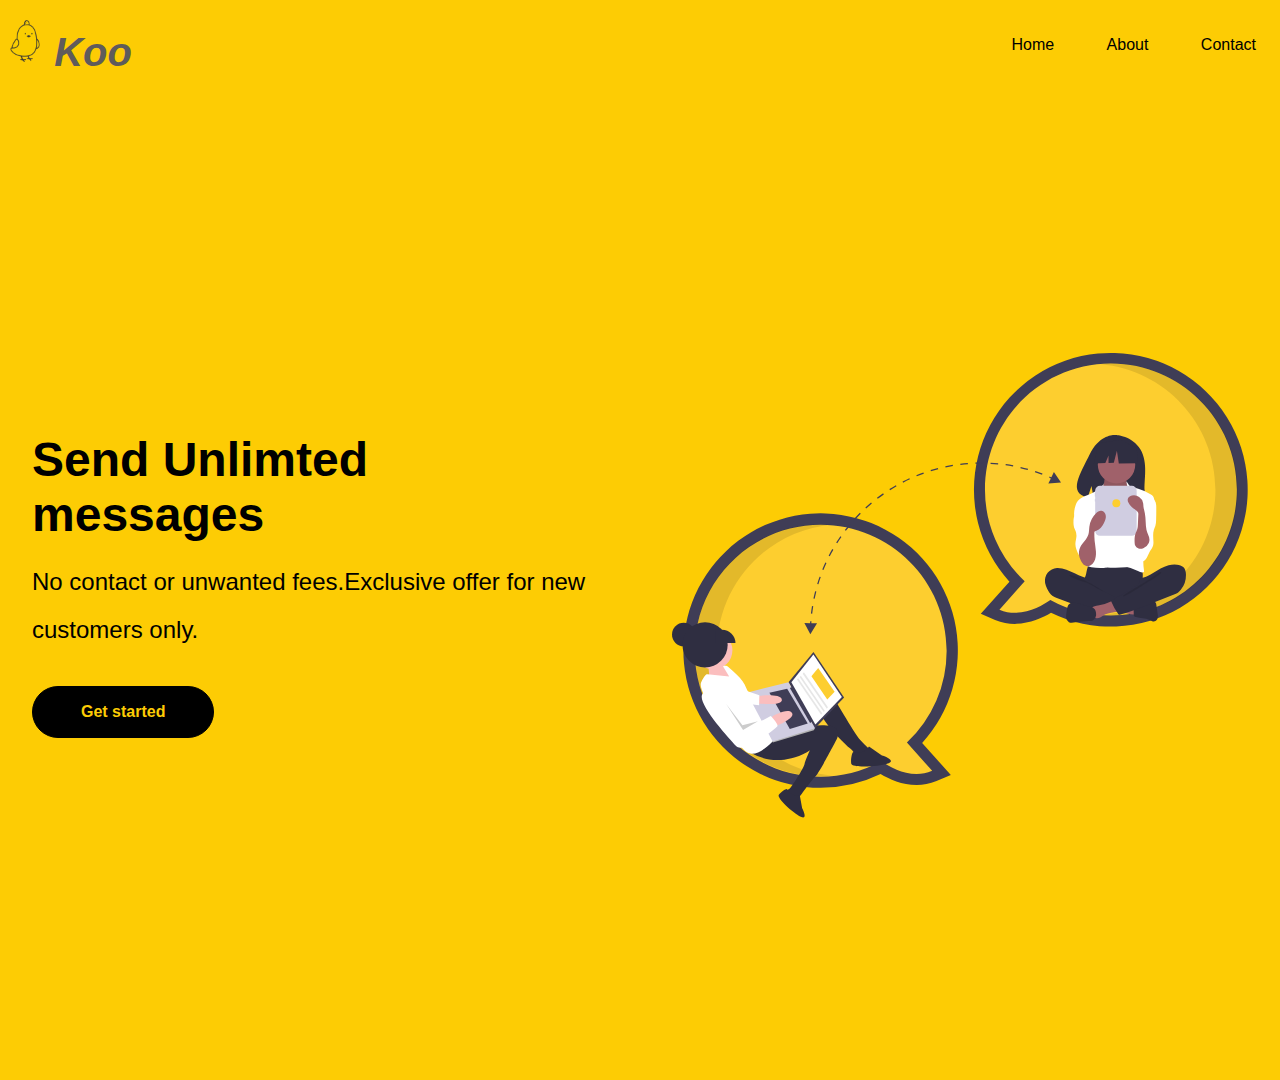
<file: koo/index.html>
<!DOCTYPE html>
<html lang="en">
<head>
    <meta charset="UTF-8">
    <meta http-equiv="X-UA-Compatible" content="IE=edge">
    <meta name="viewport" content="width=device-width, initial-scale=1.0">
    <title>Koo</title>
    <link rel="stylesheet" href="./style/style.css" >
    <link rel="icon" href="./img/Koo.svg.png" >
    <link rel="stylesheet" href="https://cdnjs.cloudflare.com/ajax/libs/animate.css/4.1.1/animate.min.css" integrity="sha512-c42qTSw/wPZ3/5LBzD+Bw5f7bSF2oxou6wEb+I/lqeaKV5FDIfMvvRp772y4jcJLKuGUOpbJMdg/BTl50fJYAw==" crossorigin="anonymous" referrerpolicy="no-referrer" />
</head>
<body>
    <nav>
        <div class="logo">
            <img src="./img/Koo.svg.png" alt="koo_brand_logo" width="50" class="animate__tada animate__animated" >
            <h1>Koo</h1>
        </div>

        <div class="nav_items">
            <a href="#">Home</a>
            <a href="#">About</a>
            <a href="#">Contact</a>
        </div>
    </nav>

    <section class="hero">
        <div class="hero-contanier">
            <div class="column-left">
                <h1>Send Unlimted messages</h1>
                <p>No contact or unwanted fees.Exclusive offer for new customers only.</p>
                <button>Get started</button>
            </div>
            <div class="column-right">
                <img src="./img/image-1.svg" alt="poster">

            </div>
        </div>
    </section>
</body>
</html>
</file>
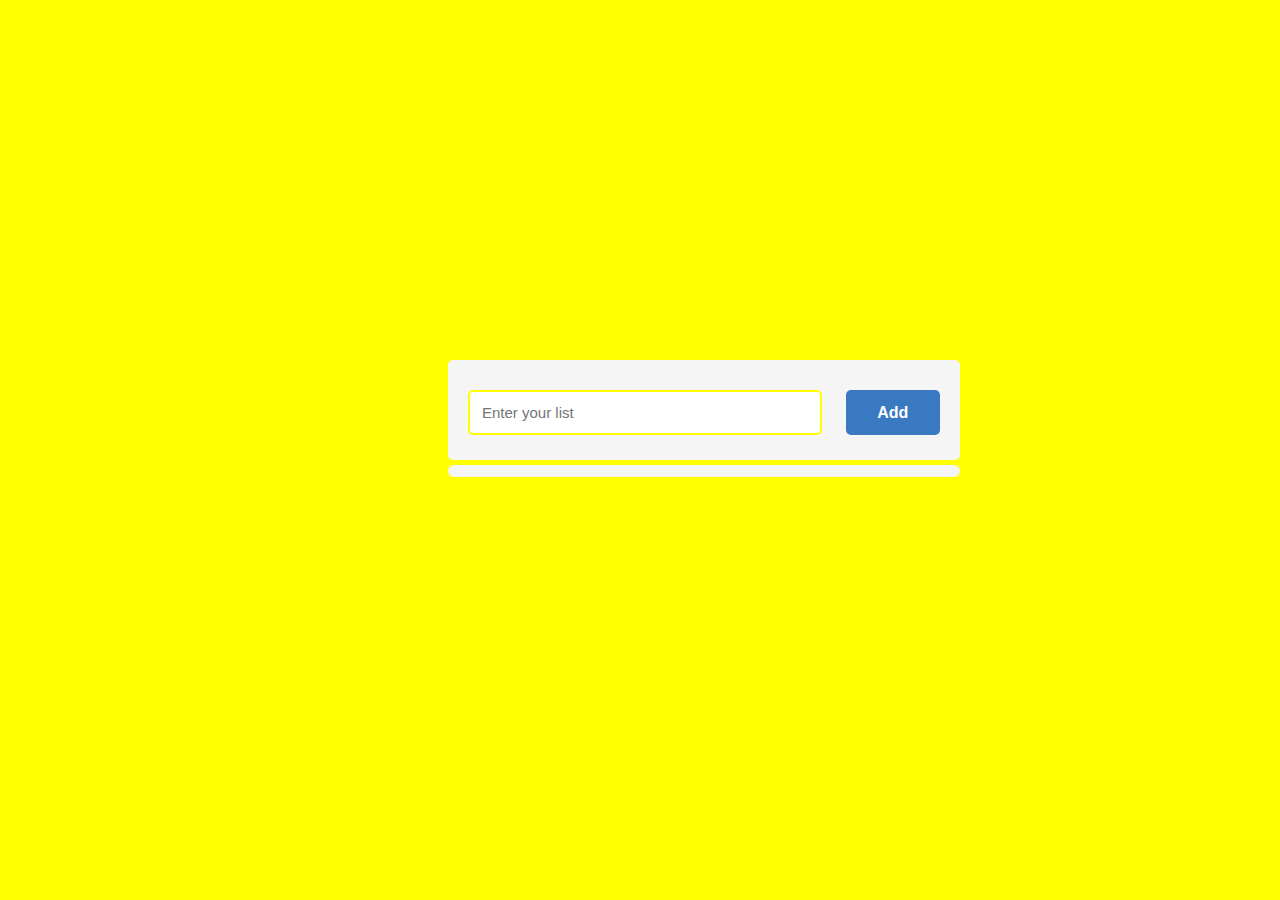
<file: to do app/index.html>
<!DOCTYPE html>
<html lang="en">
<head>
    <meta charset="UTF-8">
    <meta http-equiv="X-UA-Compatible" content="IE=edge">
    <meta name="viewport" content="width=device-width, initial-scale=1.0">
    <title>Todsoapp</title>
    <link rel="stylesheet" href="./style/style.css">
    <link rel="stylesheet" href="https://cdnjs.cloudflare.com/ajax/libs/font-awesome/6.4.0/css/all.min.css" integrity="sha512-iecdLmaskl7CVkqkXNQ/ZH/XLlvWZOJyj7Yy7tcenmpD1ypASozpmT/E0iPtmFIB46ZmdtAc9eNBvH0H/ZpiBw==" crossorigin="anonymous" referrerpolicy="no-referrer" />
    <link rel="shortcut icon" href="favicon.ico" type="image/x-icon">
</head>
<body>
    <div class="containers">
        <div id="newtask">
            <input type="text" id="list" placeholder="Enter your list" autofocus required >
            <button id="push">Add</button>
        </div>
        <div id="tasks">
            
        </div>
    </div>
    <script src="./script/script.js"></script>

</body>
</html>
</file>
<file: koo/style/style.css>
@import url('https://fonts.googleapis.com/css2?family=Nunito+Sans:ital,opsz,wght@0,6..12,400;0,6..12,600;1,6..12,200&display=swap');


 *{
    padding: 0;
    margin: 0;
    font-family: Nunito-sans, sans-serif;
    box-sizing: border-box;
 }

 :root{
    --primary-color:#fdcc04;
    --secondary-color:black;
 }

 nav{
    height: 10vh;
    background-color: var(--primary-color);
    display: flex;
    justify-content: space-between;
    align-items: center;
    padding: 0px calc((100vw-1300px)/2);
 }

 .logo{
    color: var(--secondary-color);
    font-size: 15px;
    font-weight: bold;
    font-style: italic;
 }

 .logo>img{
    width: 50px;
    display: inline;

 }

 .logo h1{
   display: inline;
   font-size: 40px;
   color: rgb(95, 91,91);
 }

 .nav_items a{
   text-decoration: none;
   color: var(--secondary-color);
   padding:  1.5rem;
 }

 .nav_items a:hover{
   color: #fff;
   transition: ease-in-out 0.2s;
 }

 .hero{
   background: var(--primary-color);
 }

 .hero-contanier{
   display: grid;
   grid-template-columns: 1fr 1fr;
   height: 110vh;
   padding: 0px calc((100vw-1300px)/2);

 }

 .column-left{
   display: flex;
   flex-direction: column;
   justify-content: center;
   align-items: start;
   color: var(--secondary-color);
   padding: 0rem 2rem;
 }

 .column-left h1{
   margin-bottom: 1rem;
   font-size: 3rem;
 }

 .column-left p{
   margin-bottom: 2rem;
   font-size: 1.5rem;
   line-height: 3rem;
 }

 .column-left button{
   padding: 1rem 3rem;
   border: none;
   border-radius: 50px;
   color: var(--primary-color);
   font-weight: 600;
   font-size: 1rem;
   background: #000;
   cursor: pointer;
  border:1px solid var(--secondary-color);

 }

 .column-left button:hover{
   background: whitesmoke;
   transition:ease-in-out 0.2s;
   color: var(--secondary-color);
   border:1px solid var(--secondary-color);

 }

 .column-right{
  display: flex;
  justify-content: center;
  align-items: center;
  padding: 0rem 2rem;
 }

 .column-right img{
  width: 100%;
  height: 100%;
 }

 @media screen and (max-wdith:768px){
  .logo h1{
    font-size: 30px;
  }

  .hero-contanier{
    grid-template-columns: 2fr;
  }

  .nav_items a{
    display: flex;
    justify-content: space-between;
    flex-direction: column;
  }

  .column-left h1{
    margin-bottom: 1rem;
    font-size: 2.2rem;
  }

  .column-left p{
    font-size: 1.1rem;
    line-height: 1.2s;
  }
 }
</file>
<file: to do app/style/style.css>
@import url('https://fonts.googleapis.com/css2?family=Nunito+Sans:opsz,wght@6..12,200;6..12,400;6..12,600&display=swap');


*{
    padding: 0px;
    margin: 0px;
    box-sizing: border-box;
}

body{
    background: yellow;
    height: 100vh;
    font-family: "Nunito Sans" , sans-serif;
}

.containers{
    width: 40%;
    position: absolute;
    top: 40%;
    left: 35%;
    /*transform: translate(50%,50%); */
    min-height: 100px;
    min-width: 300px;
    background: whitesmoke;
    width: 40%;
    height: 45px;
    border-radius: 5px;
    
}


#newtask{
    position: relative;
    padding: 30px 20px;
}

#newtask input{
    width: 75%;
    height: 45px;
    padding: 12px;
    color: rgba(89, 149, 202, 0.753);
    caret-color: rgb(247, 140, 8);
    font-weight: 400;
    position: relative;
    border-radius: 5px;
    font-size: 15px;
    border: 2px solid rgb(140, 17, 89);
}

#newtask input:focus{
    outline: none;
    border-color: yellow;
    transition: ease-in-out 0.3s;
}

#newtask button{
    position: relative;
    float: right;
    width: 20%;
    height: 45px;
    font-weight: 600;
    font-size: 16px;
    background-color: #0b5bb6;
    border: none;
    color: white;
    cursor: pointer;
    outline: none;
    opacity: 0.8;
    border-radius: 5px;
}

#newtask button:hover{
    opacity: 1;
    transition: ease-in-out 0.3;
    
}

#tasks {
    border-radius: 10px;
    width: 100%;
    position: relative;
    background-color: #f5f5f5;
    padding: 6px 20px;
  }
  
  .task {
    border-radius: 5px;
    border: 1px solid #939697;
    cursor: pointer;
    background-color: #c5e1e6;
    height: 50px;
    margin-bottom: 10px;
    padding: 5px 10px;
  
    display: flex;
    /* x axis behaviour  */
    justify-content: space-between;
    /* y axis behaviour  */
    align-items: center;
  }
  
  /* #taskname{ */
  .task span {
    font-family: "Rock Salt", cursive;
    font-size: 15px;
    font-weight: 600;
  }
  
  .task button {
    /* background-color: #0bccee; */
    background-color: #0a2ea4;
    color: #ffffff;
    border: none;
    cursor: pointer;
    outline: none;
    height: 100%;
    width: 40px;
    border-radius: 5px;
  }
  
  .task button :hover {
    background-color: #ec0d62;
    transition: ease-in-out 0.1s;
  }
</file>
